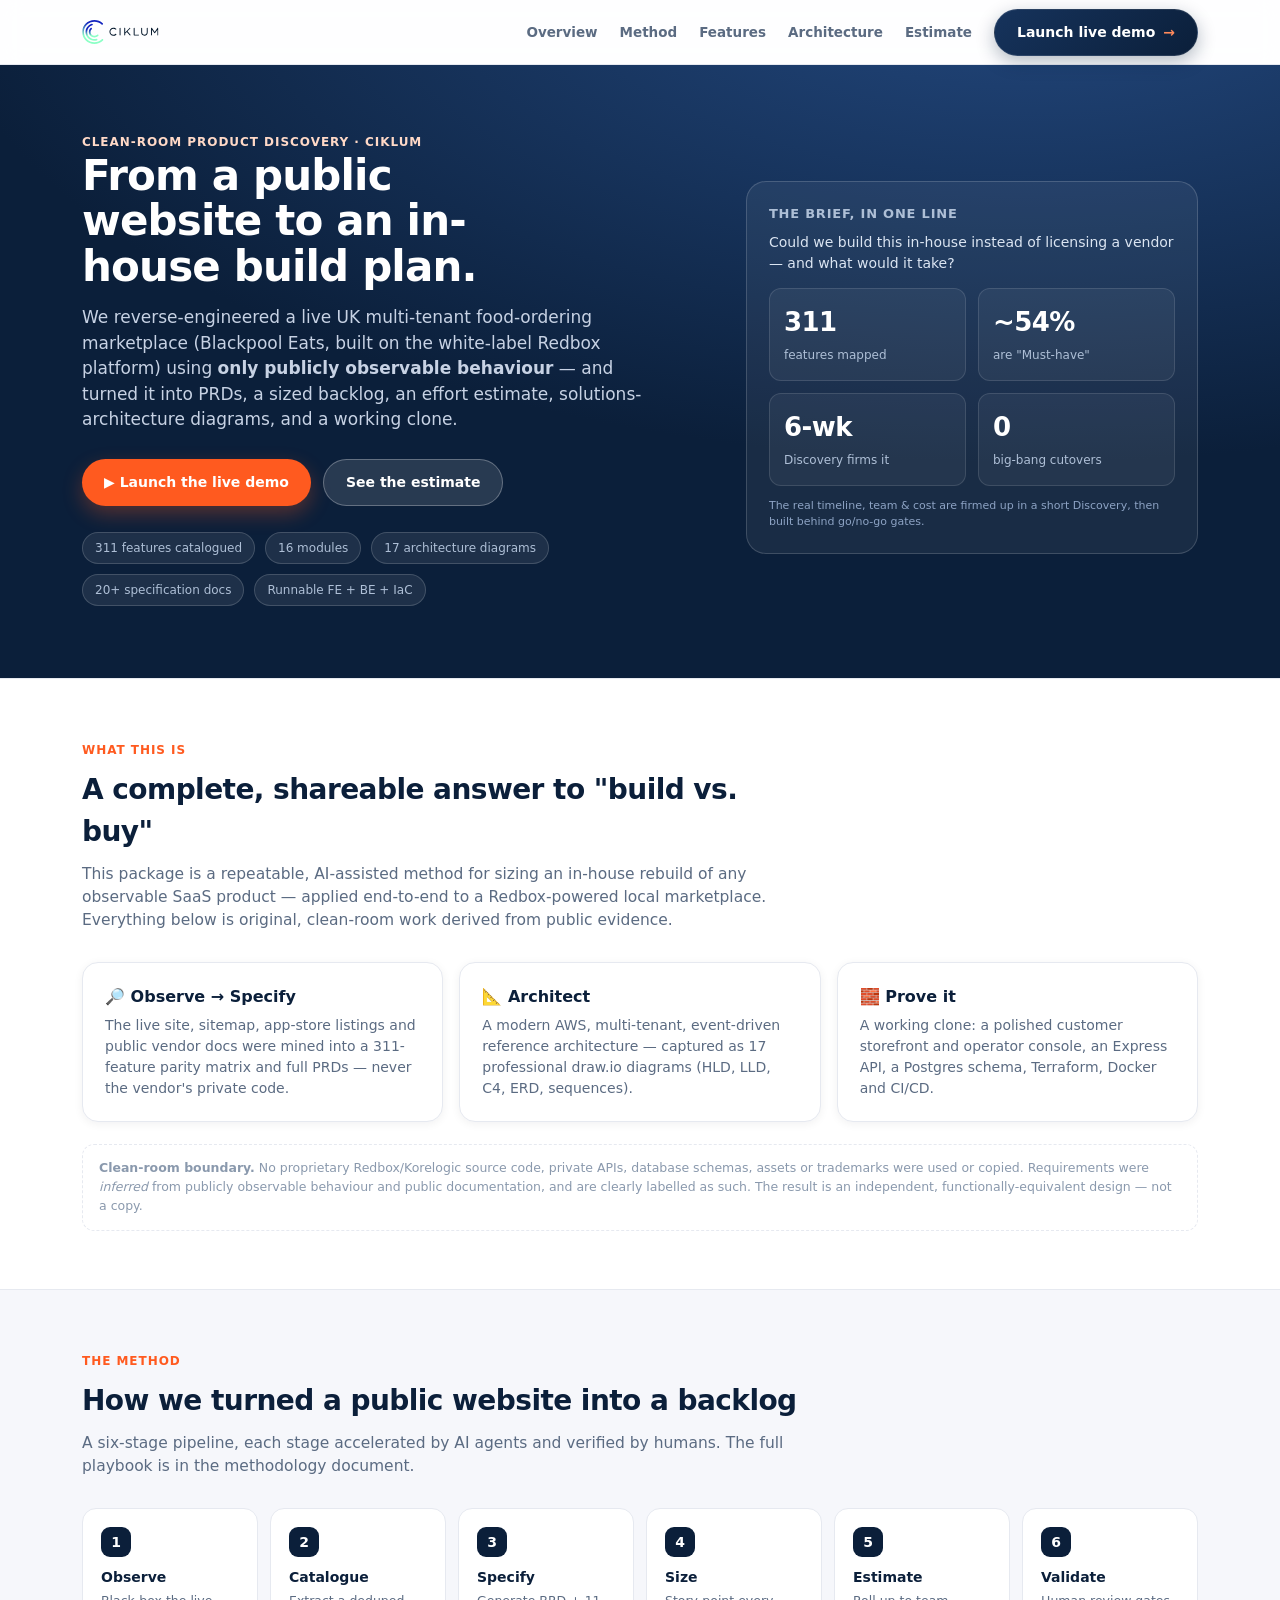
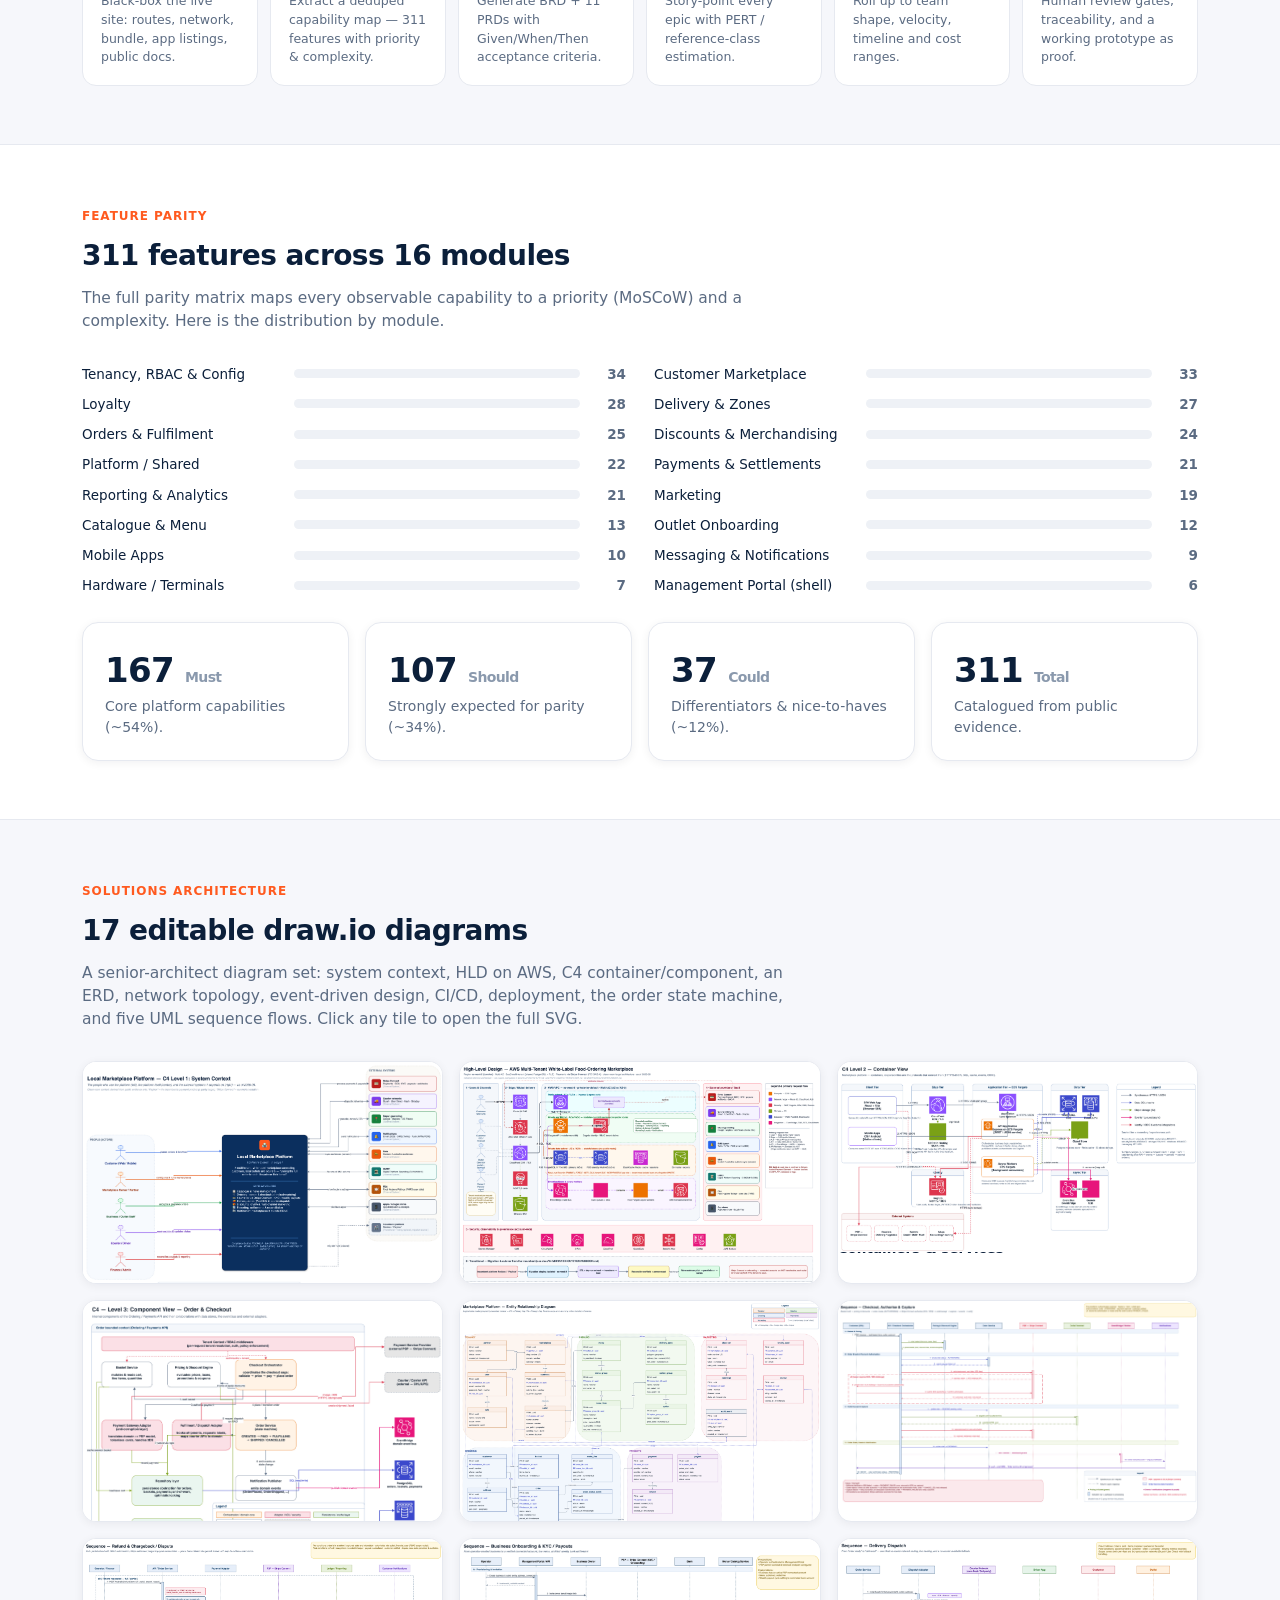
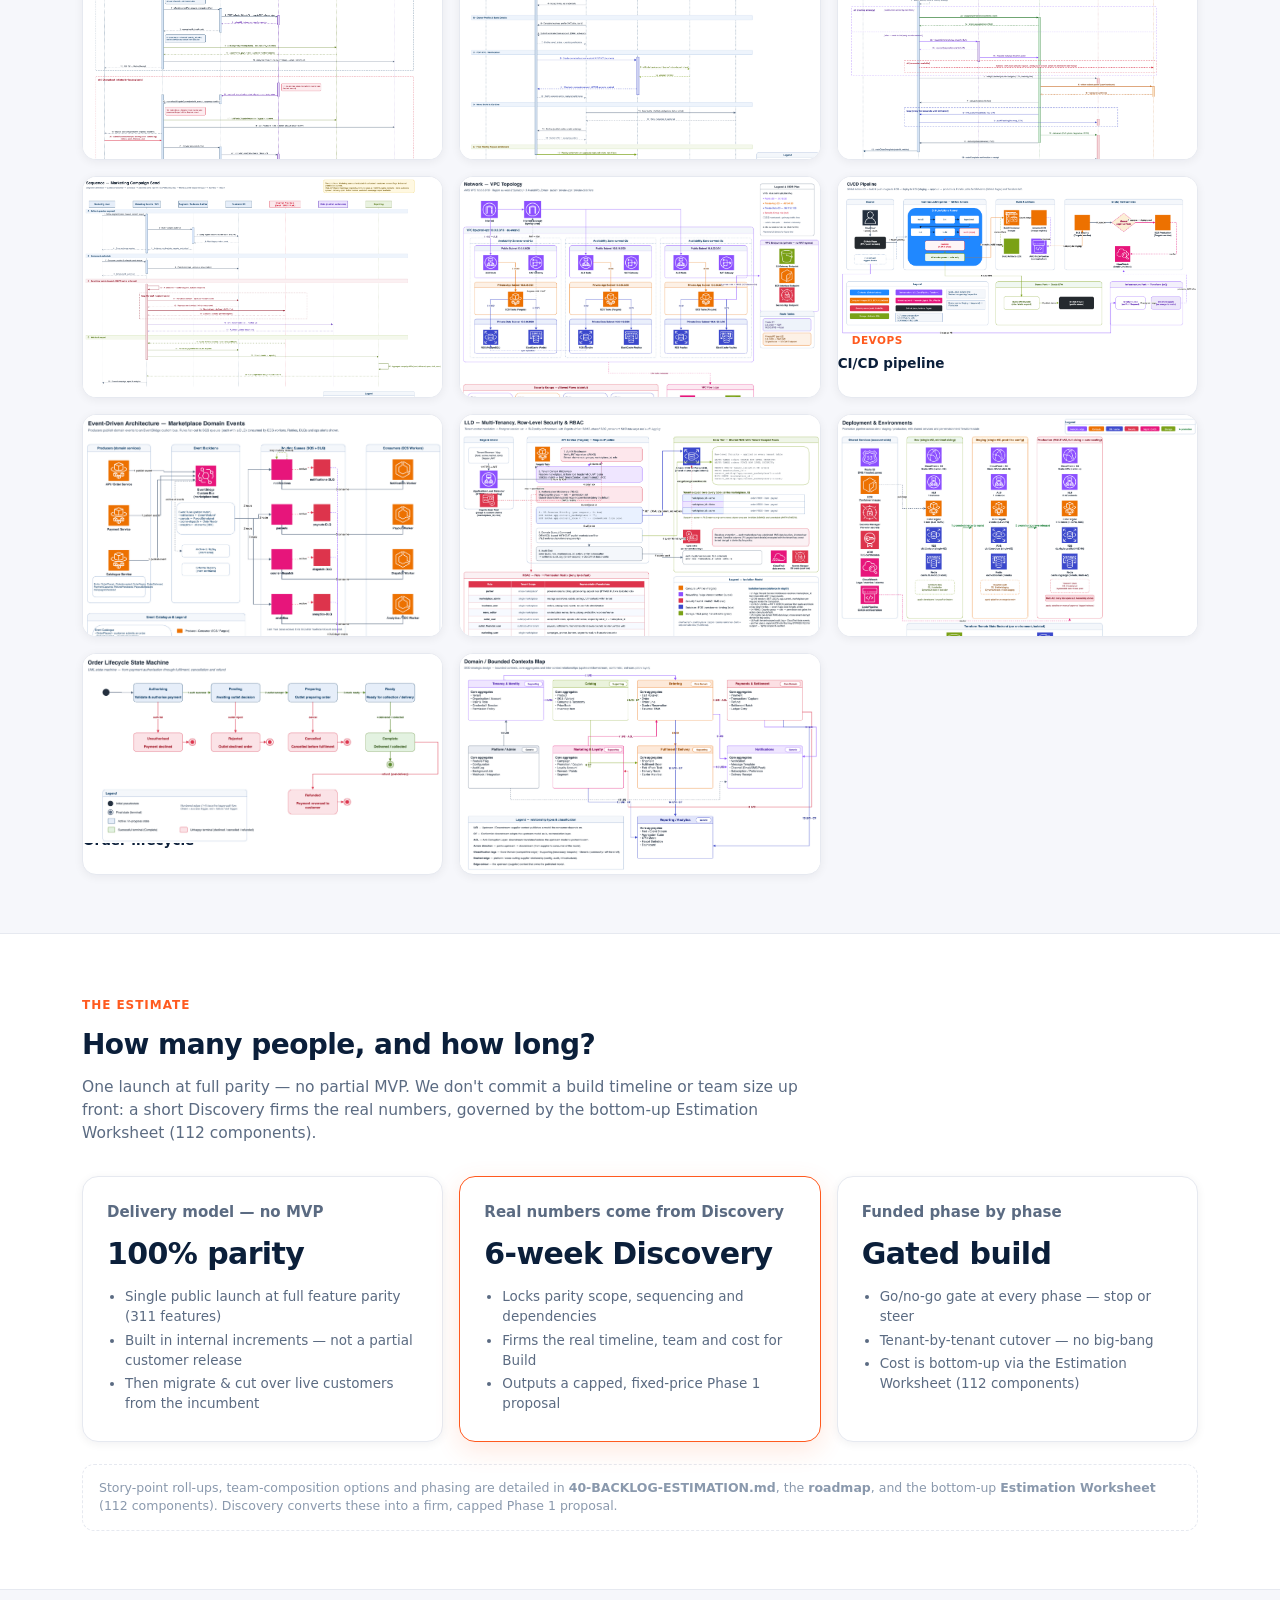
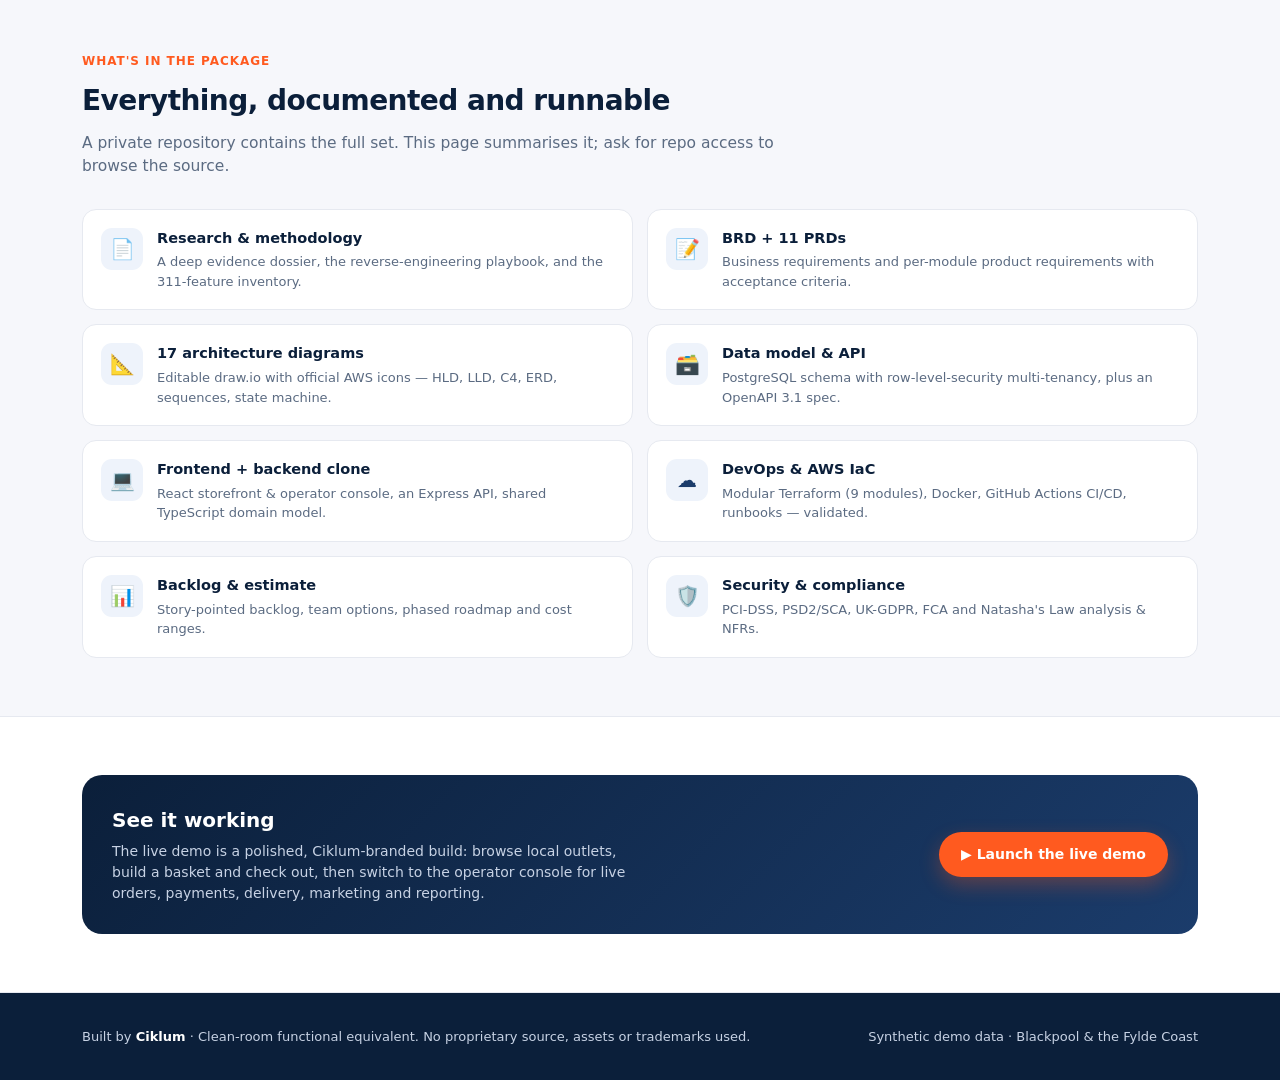
<file: index.html>
<!doctype html>
<html lang="en">
<head>
<meta charset="utf-8" />
<meta name="viewport" content="width=device-width, initial-scale=1" />
<title>Local Marketplace Platform — Clean-Room Build Plan | Ciklum</title>
<meta name="description" content="A clean-room, in-house rebuild blueprint for a UK multi-tenant food-ordering marketplace: research, PRDs, backlog, estimate, solutions-architecture diagrams, and a working demo." />
<style>
  :root{
    --ink:#0b1f3a; --ink2:#1b3c6b; --muted:#5b6b82; --soft:#8a99ad;
    --bg:#f6f7fb; --card:#ffffff; --line:#e6e9f0; --accent:#ff5a1f; --accent2:#ff8a5c;
    --ok:#10b981; --info:#3b82f6; --promo:#7c3aed;
    --r:16px; --shadow:0 10px 30px rgba(11,31,58,.10); --shadow-sm:0 2px 10px rgba(16,24,40,.06);
    --font:"Inter","Segoe UI",-apple-system,BlinkMacSystemFont,system-ui,sans-serif;
  }
  *{box-sizing:border-box}
  body{margin:0;background:var(--bg);color:var(--ink);font-family:var(--font);line-height:1.5;-webkit-font-smoothing:antialiased}
  a{color:inherit}
  h1,h2,h3,h4,p{margin:0}
  .wrap{max-width:1160px;margin:0 auto;padding:0 22px}
  .btn{display:inline-flex;align-items:center;gap:8px;border:0;border-radius:999px;padding:12px 22px;font-weight:700;font-size:14px;cursor:pointer;text-decoration:none;transition:transform .12s ease, box-shadow .12s ease}
  .btn--accent{background:var(--accent);color:#fff;box-shadow:0 8px 20px rgba(255,90,31,.30)}
  .btn--accent:hover{transform:translateY(-2px)}
  .btn--ghost{background:rgba(255,255,255,.12);color:#fff;border:1px solid rgba(255,255,255,.28)}
  .btn--dark{background:linear-gradient(135deg,#16335c,#0b1f3a);color:#fff;box-shadow:0 6px 18px rgba(11,31,58,.30);border:1px solid rgba(255,255,255,.10)}
  .btn--dark:hover{transform:translateY(-2px);box-shadow:0 14px 30px rgba(11,31,58,.42)}
  .btn .arr{display:inline-block;transition:transform .16s ease}
  .btn--dark .arr{color:var(--accent2)}
  .btn--dark:hover .arr{transform:translateX(4px)}
  .eyebrow{font-size:12px;font-weight:700;letter-spacing:.08em;text-transform:uppercase;color:var(--accent)}

  /* nav */
  nav.top{position:sticky;top:0;z-index:50;background:rgba(255,255,255,.88);backdrop-filter:saturate(160%) blur(10px);border-bottom:1px solid var(--line)}
  nav.top .wrap{display:flex;align-items:center;gap:16px;height:64px}
  nav.top .logo{display:flex;align-items:center;gap:10px;font-weight:800;letter-spacing:-.01em}
  nav.top .logo svg{height:24px}
  nav.top .links{margin-left:auto;display:flex;gap:22px;align-items:center}
  nav.top .links a{font-size:13.5px;font-weight:600;color:var(--muted);text-decoration:none}
  nav.top .links a:hover{color:var(--ink)}
  nav.top .links a.btn--dark{color:#fff;font-size:14px;font-weight:700}
  nav.top .links a.btn--dark:hover{color:#fff}
  @media(max-width:760px){nav.top .links a:not(.btn){display:none}}

  /* hero */
  header.hero{background:radial-gradient(1100px 520px at 80% -20%, #244a82, #0b1f3a);color:#fff;padding:64px 0 72px;overflow:hidden}
  header.hero .grid{display:grid;grid-template-columns:1.25fr .9fr;gap:36px;align-items:center}
  header.hero h1{font-size:42px;line-height:1.08;letter-spacing:-.02em;max-width:15ch}
  header.hero p.lead{margin-top:16px;color:#c7d2e4;font-size:17px;max-width:54ch}
  header.hero .cta{margin-top:26px;display:flex;gap:12px;flex-wrap:wrap}
  header.hero .tags{margin-top:26px;display:flex;gap:10px;flex-wrap:wrap}
  header.hero .tags span{font-size:12px;color:#aebfd6;background:rgba(255,255,255,.08);border:1px solid rgba(255,255,255,.16);border-radius:999px;padding:6px 12px}
  .hero-card{background:rgba(255,255,255,.06);border:1px solid rgba(255,255,255,.16);border-radius:20px;padding:22px}
  .hero-card h4{font-size:13px;color:#aebfd6;font-weight:600;text-transform:uppercase;letter-spacing:.06em}
  .hero-stats{display:grid;grid-template-columns:1fr 1fr;gap:12px;margin-top:14px}
  .hero-stats div{background:rgba(255,255,255,.05);border:1px solid rgba(255,255,255,.12);border-radius:12px;padding:14px}
  .hero-stats strong{display:block;font-size:26px;letter-spacing:-.02em}
  .hero-stats small{color:#aebfd6;font-size:12px}
  @media(max-width:860px){header.hero .grid{grid-template-columns:1fr}header.hero h1{font-size:33px}}

  section{padding:58px 0}
  section.alt{background:#fff;border-top:1px solid var(--line);border-bottom:1px solid var(--line)}
  .sec-head{max-width:720px;margin-bottom:30px}
  .sec-head h2{font-size:28px;letter-spacing:-.02em;margin-top:8px}
  .sec-head p{color:var(--muted);margin-top:10px;font-size:15.5px}

  .cards{display:grid;gap:16px}
  .cards.c3{grid-template-columns:repeat(3,1fr)}
  .cards.c4{grid-template-columns:repeat(4,1fr)}
  .cards.c2{grid-template-columns:repeat(2,1fr)}
  @media(max-width:900px){.cards.c3,.cards.c4{grid-template-columns:1fr 1fr}}
  @media(max-width:620px){.cards.c2,.cards.c3,.cards.c4{grid-template-columns:1fr}}
  .card{background:var(--card);border:1px solid var(--line);border-radius:var(--r);padding:22px;box-shadow:var(--shadow-sm)}
  .card h3{font-size:16px;margin-bottom:6px}
  .card p{color:var(--muted);font-size:14px}
  .card .num{font-size:34px;font-weight:800;letter-spacing:-.02em;color:var(--ink)}
  .card .num small{font-size:14px;color:var(--soft);font-weight:600}

  /* method steps */
  .steps{display:grid;grid-template-columns:repeat(6,1fr);gap:12px;counter-reset:s}
  @media(max-width:980px){.steps{grid-template-columns:repeat(3,1fr)}}
  @media(max-width:560px){.steps{grid-template-columns:1fr 1fr}}
  .step{background:var(--card);border:1px solid var(--line);border-radius:14px;padding:18px;position:relative}
  .step::before{counter-increment:s;content:counter(s);display:grid;place-items:center;width:30px;height:30px;border-radius:9px;background:var(--ink);color:#fff;font-weight:800;font-size:14px;margin-bottom:10px}
  .step h4{font-size:14px}
  .step p{font-size:12.5px;color:var(--muted);margin-top:4px}

  /* module bars */
  .modgrid{display:grid;grid-template-columns:1fr 1fr;gap:10px 28px}
  @media(max-width:720px){.modgrid{grid-template-columns:1fr}}
  .modrow{display:grid;grid-template-columns:200px 1fr 34px;align-items:center;gap:12px;font-size:13.5px}
  .modrow .track{height:9px;background:#eef1f6;border-radius:999px;overflow:hidden}
  .modrow .fill{height:100%;background:linear-gradient(90deg,var(--accent),var(--accent2));border-radius:999px}
  .modrow b{text-align:right;color:var(--muted);font-variant-numeric:tabular-nums}

  /* diagrams */
  .gallery{display:grid;grid-template-columns:repeat(3,1fr);gap:16px}
  @media(max-width:900px){.gallery{grid-template-columns:1fr 1fr}}
  @media(max-width:560px){.gallery{grid-template-columns:1fr}}
  .dg{display:block;background:var(--card);border:1px solid var(--line);border-radius:14px;overflow:hidden;text-decoration:none;box-shadow:var(--shadow-sm);transition:transform .12s ease,box-shadow .12s ease}
  .dg:hover{transform:translateY(-3px);box-shadow:var(--shadow)}
  .dg .thumb{height:150px;background:#0e2banner;display:grid;place-items:center;background:linear-gradient(135deg,#eef3fb,#dde7f5);position:relative}
  .dg .thumb img{width:100%;height:100%;object-fit:contain;background:#fff}
  .dg .thumb .ph{color:#7c92b3;font-size:13px;font-weight:600}
  .dg .meta{padding:12px 14px}
  .dg .meta .k{font-size:10.5px;font-weight:700;text-transform:uppercase;letter-spacing:.05em;color:var(--accent)}
  .dg .meta .t{font-size:13.5px;font-weight:600;margin-top:2px}

  /* estimate */
  .estimate{display:grid;grid-template-columns:repeat(3,1fr);gap:16px}
  @media(max-width:820px){.estimate{grid-template-columns:1fr}}
  .est{background:var(--card);border:1px solid var(--line);border-radius:var(--r);padding:24px;box-shadow:var(--shadow-sm)}
  .est.flag{border-color:var(--accent);box-shadow:0 8px 26px rgba(255,90,31,.14)}
  .est h3{font-size:15px;color:var(--muted);font-weight:700}
  .est .big{font-size:30px;font-weight:800;letter-spacing:-.02em;margin:8px 0}
  .est ul{margin:10px 0 0;padding-left:18px;color:var(--muted);font-size:13.5px}
  .est ul li{margin:3px 0}

  /* deliverables */
  .deliv{display:grid;grid-template-columns:repeat(2,1fr);gap:14px}
  @media(max-width:720px){.deliv{grid-template-columns:1fr}}
  .deliv .d{display:flex;gap:14px;background:var(--card);border:1px solid var(--line);border-radius:14px;padding:18px}
  .deliv .d .ic{width:42px;height:42px;border-radius:11px;background:#eef3fb;color:var(--ink2);display:grid;place-items:center;font-size:20px;flex:none}
  .deliv .d h4{font-size:14.5px}
  .deliv .d p{font-size:13px;color:var(--muted);margin-top:3px}

  .callout{background:linear-gradient(135deg,#0b1f3a,#1b3c6b);color:#fff;border-radius:20px;padding:30px;display:flex;gap:20px;align-items:center;justify-content:space-between;flex-wrap:wrap}
  .callout h3{font-size:20px}
  .callout p{color:#c7d2e4;font-size:14px;margin-top:6px;max-width:60ch}

  .note{font-size:12.5px;color:var(--soft);background:#fff;border:1px dashed var(--line);border-radius:12px;padding:14px 16px;margin-top:22px}
  footer{background:var(--ink);color:#c7d2e4;padding:34px 0;font-size:13px}
  footer .wrap{display:flex;justify-content:space-between;gap:16px;flex-wrap:wrap}
  footer a{color:#fff;text-decoration:none}
</style>
</head>
<body>
<nav class="top">
  <div class="wrap">
    <span class="logo">
      <svg viewBox="0 0 201 63" fill="none" role="img" aria-label="Ciklum"><g clip-path="url(#ckClip)"><path d="M32.5376 62.9997C14.8709 62.9997 0.5 48.8685 0.5 31.4992C0.5 14.1298 14.8709 -0.000291626 32.5376 -0.000291626C40.6964 -0.012511 48.5501 3.04901 54.4842 8.5533C55.387 9.37423 55.4412 10.7595 54.6062 11.647C53.7713 12.5346 52.3623 12.5879 51.4595 11.767C51.4505 11.7592 51.4426 11.7515 51.4336 11.7437C46.3243 7.00477 39.562 4.36982 32.5376 4.37982C17.3283 4.37982 4.95396 16.5459 4.95396 31.4992C4.95396 46.4524 17.3283 58.6196 32.5376 58.6196C39.8569 58.6396 46.8802 55.7791 52.0426 50.677C52.9261 49.8349 54.3362 49.8561 55.1938 50.7236C56.0321 51.5734 56.0321 52.9242 55.1938 53.774C49.1975 59.7005 41.0399 63.023 32.5376 62.9997Z" fill="url(#ckG0)"></path><path d="M32.5376 54.4153C19.6864 54.4153 9.23053 44.1354 9.23053 31.4994C9.19776 21.4884 15.8053 12.6249 25.5244 9.64001C26.6848 9.23677 27.9582 9.83441 28.3683 10.9742C28.7785 12.115 28.1706 13.3669 27.0113 13.7702C26.9628 13.7868 26.9142 13.8024 26.8645 13.8157C19.0017 16.2307 13.6585 23.4013 13.6856 31.4994C13.6856 41.7193 22.1427 50.0352 32.5376 50.0352C34.3126 50.0352 36.0797 49.7908 37.7858 49.3065C38.9677 48.9688 40.2037 49.6375 40.5472 50.7995C40.8907 51.9614 40.2105 53.1767 39.0287 53.5144C36.9192 54.1131 34.734 54.4164 32.5376 54.4153Z" fill="url(#ckG1)"></path><path d="M32.5376 45.8306C24.4883 45.8306 17.9622 39.4154 17.9622 31.5006C17.9622 27.5559 19.6152 23.7868 22.5325 21.0796C23.4263 20.2487 24.8363 20.2887 25.6815 21.1674C26.5266 22.0461 26.486 23.4324 25.5922 24.2622C23.5585 26.1362 22.4082 28.7578 22.4207 31.4983C22.4229 36.9937 26.956 41.446 32.5455 41.4438C35.2549 41.4427 37.8513 40.373 39.7518 38.4756C40.6037 37.6025 42.0138 37.5736 42.9019 38.4112C43.79 39.2488 43.8193 40.6351 42.9674 41.5083C42.9539 41.5227 42.9403 41.536 42.9256 41.5494C40.1936 44.2965 36.4458 45.8406 32.5376 45.8295V45.8306Z" fill="url(#ckG2)"></path><path d="M89.1148 35.9531C88.7058 35.9531 88.4832 36.1753 88.2979 36.3553C86.4416 38.1804 84.7705 38.7992 82.2452 38.7992C77.8647 38.7992 74.5621 35.3311 74.5621 30.801C74.5621 26.2709 77.9042 22.8028 82.2452 22.8028C84.5479 22.8028 86.1817 23.606 88.0742 25.0656C88.3002 25.2878 88.7058 25.4678 88.8911 25.4678C89.5227 25.4678 90.1543 24.8468 90.1543 24.2258C90.1543 24.0037 89.9283 23.606 89.7453 23.2038C88.0742 21.7908 85.9953 20.37 82.2452 20.37C76.4162 20.37 72.0357 24.8601 72.0357 30.8121V31.0343C72.0357 36.9851 76.4162 41.4763 82.2452 41.4763C85.3648 41.4763 87.6686 40.6732 89.9283 38.4104C90.1543 38.1882 90.3374 37.7894 90.3374 37.6072C90.3396 36.5741 89.708 35.9531 89.1148 35.9531Z" fill="#001429"></path><path d="M99.9164 20.4031C99.2848 20.4031 98.6544 21.0241 98.6544 21.6439V39.4176C98.6544 40.0386 99.2848 40.6585 99.9164 40.6585C100.548 40.6585 101.178 40.0386 101.178 39.4176V21.6073C101.181 21.0241 100.55 20.4031 99.9164 20.4031Z" fill="#001429"></path><path d="M119.485 29.6021L126.581 22.6293C126.989 22.2282 126.989 22.0094 126.989 21.8261C126.989 21.2062 126.358 20.5853 125.727 20.5853C125.318 20.5853 125.096 20.8074 124.91 20.9874L113.433 32.4859V21.8628C113.433 21.2429 112.802 20.6219 112.171 20.6219C111.541 20.6219 110.909 21.0241 110.909 21.8628V39.6765C110.909 40.2974 111.539 40.9173 112.171 40.9173C112.803 40.9173 113.433 40.2974 113.433 39.6765V35.5885L117.815 31.2806L125.314 40.2974C125.54 40.6984 125.945 40.6984 126.353 40.6984C126.985 40.6984 127.616 40.0786 127.616 39.4576C127.616 39.0566 127.39 38.8367 127.207 38.6545L119.485 29.6021Z" fill="#001429"></path><path d="M148.594 38.399H138.199V21.6073C138.199 20.9874 137.567 20.3664 136.937 20.3664C136.306 20.3664 135.674 20.9874 135.674 21.6073V39.421C135.674 40.0419 136.305 40.6618 136.937 40.6618H148.595C149.225 40.6618 149.857 40.0419 149.857 39.421C149.857 38.8367 149.224 38.399 148.594 38.399Z" fill="#001429"></path><path d="M171.279 20.4031C170.648 20.4031 170.016 21.0241 170.016 21.6439V32.267C170.016 36.355 167.937 38.6178 163.964 38.6178C160.214 38.6178 157.913 36.1739 157.913 32.0838V21.6417C157.913 21.0218 157.281 20.4009 156.651 20.4009C156.02 20.4009 155.393 21.0241 155.393 21.6439V32.267C155.393 37.5992 158.735 41.0639 163.933 41.0639C169.13 41.0639 172.472 37.5958 172.472 32.0471V21.605C172.541 21.0241 171.91 20.4031 171.279 20.4031Z" fill="#001429"></path><path d="M200.5 21.6439V39.4565C200.482 40.0675 199.859 40.6684 199.238 40.6684C198.616 40.6684 197.976 40.0486 197.976 39.4276V25.2942L191.923 34.0911C191.882 34.1644 191.834 34.2333 191.78 34.2977C191.763 34.3188 191.743 34.3388 191.724 34.3577C191.505 34.5832 191.202 34.7109 190.885 34.712H190.801L190.716 34.702C190.345 34.6454 190.023 34.4199 189.845 34.0944L183.794 25.2975V39.421C183.794 40.0419 183.162 40.6618 182.532 40.6618C181.901 40.6618 181.267 40.0419 181.267 39.421V21.6473C181.267 21.0263 181.899 20.4064 182.53 20.4064H182.716C183.347 20.4064 183.533 20.8074 183.755 21.0263L190.885 31.2528L198.013 21.0263C198.239 20.8041 198.421 20.4064 199.053 20.4064H199.232C199.868 20.4031 200.5 21.023 200.5 21.6439Z" fill="#001429"></path></g><defs><linearGradient id="ckG0" x1="27.5006" y1="45.0805" x2="36.3635" y2="-14.7968" gradientUnits="userSpaceOnUse"><stop stop-color="#8CFFC6"></stop><stop offset="0.6" stop-color="#1324BF"></stop></linearGradient><linearGradient id="ckG1" x1="24.9335" y1="10.6742" x2="24.9335" y2="41.7171" gradientUnits="userSpaceOnUse"><stop offset="0.47" stop-color="#1324BF"></stop><stop offset="1" stop-color="#8CFFC6"></stop></linearGradient><linearGradient id="ckG2" x1="24.6601" y1="23.579" x2="31.0212" y2="38.0706" gradientUnits="userSpaceOnUse"><stop stop-color="#1324BF"></stop><stop offset="1" stop-color="#8CFFC6"></stop></linearGradient><clipPath id="ckClip"><rect width="200" height="63" fill="white" transform="translate(0.5)"></rect></clipPath></defs></svg>
    </span>
    <div class="links">
      <a href="#what">Overview</a>
      <a href="#method">Method</a>
      <a href="#features">Features</a>
      <a href="#architecture">Architecture</a>
      <a href="#estimate">Estimate</a>
      <a class="btn btn--dark" href="./app/">Launch live demo <span class="arr">→</span></a>
    </div>
  </div>
</nav>

<header class="hero">
  <div class="wrap grid">
    <div>
      <span class="eyebrow" style="color:#ffd9c7">Clean-room product discovery · Ciklum</span>
      <h1>From a public website to an in-house build plan.</h1>
      <p class="lead">We reverse-engineered a live UK multi-tenant food-ordering marketplace (Blackpool Eats, built on the white-label Redbox platform) using <b>only publicly observable behaviour</b> — and turned it into PRDs, a sized backlog, an effort estimate, solutions-architecture diagrams, and a working clone.</p>
      <div class="cta">
        <a class="btn btn--accent" href="./app/">▶ Launch the live demo</a>
        <a class="btn btn--ghost" href="#estimate">See the estimate</a>
      </div>
      <div class="tags">
        <span>311 features catalogued</span>
        <span>16 modules</span>
        <span>17 architecture diagrams</span>
        <span>20+ specification docs</span>
        <span>Runnable FE + BE + IaC</span>
      </div>
    </div>
    <div class="hero-card">
      <h4>The brief, in one line</h4>
      <p style="color:#dbe5f2;margin-top:8px;font-size:14px">Could we build this in-house instead of licensing a vendor — and what would it take?</p>
      <div class="hero-stats">
        <div><strong>311</strong><small>features mapped</small></div>
        <div><strong>~54%</strong><small>are "Must-have"</small></div>
        <div><strong>6-wk</strong><small>Discovery firms it</small></div>
        <div><strong>0</strong><small>big-bang cutovers</small></div>
      </div>
      <p style="color:#8da3c4;font-size:11px;margin-top:12px">The real timeline, team &amp; cost are firmed up in a short Discovery, then built behind go/no-go gates.</p>
    </div>
  </div>
</header>

<section id="what" class="alt">
  <div class="wrap">
    <div class="sec-head">
      <span class="eyebrow">What this is</span>
      <h2>A complete, shareable answer to "build vs. buy"</h2>
      <p>This package is a repeatable, AI-assisted method for sizing an in-house rebuild of any observable SaaS product — applied end-to-end to a Redbox-powered local marketplace. Everything below is original, clean-room work derived from public evidence.</p>
    </div>
    <div class="cards c3">
      <div class="card"><h3>🔎 Observe → Specify</h3><p>The live site, sitemap, app-store listings and public vendor docs were mined into a 311-feature parity matrix and full PRDs — never the vendor's private code.</p></div>
      <div class="card"><h3>📐 Architect</h3><p>A modern AWS, multi-tenant, event-driven reference architecture — captured as 17 professional draw.io diagrams (HLD, LLD, C4, ERD, sequences).</p></div>
      <div class="card"><h3>🧱 Prove it</h3><p>A working clone: a polished customer storefront and operator console, an Express API, a Postgres schema, Terraform, Docker and CI/CD.</p></div>
    </div>
    <div class="note"><b>Clean-room boundary.</b> No proprietary Redbox/Korelogic source code, private APIs, database schemas, assets or trademarks were used or copied. Requirements were <i>inferred</i> from publicly observable behaviour and public documentation, and are clearly labelled as such. The result is an independent, functionally-equivalent design — not a copy.</div>
  </div>
</section>

<section id="method">
  <div class="wrap">
    <div class="sec-head">
      <span class="eyebrow">The method</span>
      <h2>How we turned a public website into a backlog</h2>
      <p>A six-stage pipeline, each stage accelerated by AI agents and verified by humans. The full playbook is in the methodology document.</p>
    </div>
    <div class="steps">
      <div class="step"><h4>Observe</h4><p>Black-box the live site: routes, network, bundle, app listings, public docs.</p></div>
      <div class="step"><h4>Catalogue</h4><p>Extract a deduped capability map — 311 features with priority &amp; complexity.</p></div>
      <div class="step"><h4>Specify</h4><p>Generate BRD + 11 PRDs with Given/When/Then acceptance criteria.</p></div>
      <div class="step"><h4>Size</h4><p>Story-point every epic with PERT / reference-class estimation.</p></div>
      <div class="step"><h4>Estimate</h4><p>Roll up to team shape, velocity, timeline and cost ranges.</p></div>
      <div class="step"><h4>Validate</h4><p>Human review gates, traceability, and a working prototype as proof.</p></div>
    </div>
  </div>
</section>

<section id="features" class="alt">
  <div class="wrap">
    <div class="sec-head">
      <span class="eyebrow">Feature parity</span>
      <h2>311 features across 16 modules</h2>
      <p>The full parity matrix maps every observable capability to a priority (MoSCoW) and a complexity. Here is the distribution by module.</p>
    </div>
    <div class="modgrid" id="modgrid"></div>
    <div class="cards c4" style="margin-top:26px">
      <div class="card"><div class="num">167 <small>Must</small></div><p>Core platform capabilities (~54%).</p></div>
      <div class="card"><div class="num">107 <small>Should</small></div><p>Strongly expected for parity (~34%).</p></div>
      <div class="card"><div class="num">37 <small>Could</small></div><p>Differentiators &amp; nice-to-haves (~12%).</p></div>
      <div class="card"><div class="num">311 <small>Total</small></div><p>Catalogued from public evidence.</p></div>
    </div>
  </div>
</section>

<section id="architecture">
  <div class="wrap">
    <div class="sec-head">
      <span class="eyebrow">Solutions architecture</span>
      <h2>17 editable draw.io diagrams</h2>
      <p>A senior-architect diagram set: system context, HLD on AWS, C4 container/component, an ERD, network topology, event-driven design, CI/CD, deployment, the order state machine, and five UML sequence flows. Click any tile to open the full SVG.</p>
    </div>
    <div class="gallery" id="gallery"></div>
  </div>
</section>

<section id="estimate" class="alt">
  <div class="wrap">
    <div class="sec-head">
      <span class="eyebrow">The estimate</span>
      <h2>How many people, and how long?</h2>
      <p>One launch at full parity — no partial MVP. We don't commit a build timeline or team size up front: a short Discovery firms the real numbers, governed by the bottom-up Estimation Worksheet (112 components).</p>
    </div>
    <div class="estimate">
      <div class="est">
        <h3>Delivery model — no MVP</h3>
        <div class="big">100% parity</div>
        <ul>
          <li>Single public launch at full feature parity (311 features)</li>
          <li>Built in internal increments — not a partial customer release</li>
          <li>Then migrate &amp; cut over live customers from the incumbent</li>
        </ul>
      </div>
      <div class="est flag">
        <h3>Real numbers come from Discovery</h3>
        <div class="big">6-week Discovery</div>
        <ul>
          <li>Locks parity scope, sequencing and dependencies</li>
          <li>Firms the real timeline, team and cost for Build</li>
          <li>Outputs a capped, fixed-price Phase 1 proposal</li>
        </ul>
      </div>
      <div class="est">
        <h3>Funded phase by phase</h3>
        <div class="big">Gated build</div>
        <ul>
          <li>Go/no-go gate at every phase — stop or steer</li>
          <li>Tenant-by-tenant cutover — no big-bang</li>
          <li>Cost is bottom-up via the Estimation Worksheet (112 components)</li>
        </ul>
      </div>
    </div>
    <div class="note">Story-point roll-ups, team-composition options and phasing are detailed in <b>40-BACKLOG-ESTIMATION.md</b>, the <b>roadmap</b>, and the bottom-up <b>Estimation Worksheet</b> (112 components). Discovery converts these into a firm, capped Phase 1 proposal.</div>
  </div>
</section>

<section id="deliverables">
  <div class="wrap">
    <div class="sec-head">
      <span class="eyebrow">What's in the package</span>
      <h2>Everything, documented and runnable</h2>
      <p>A private repository contains the full set. This page summarises it; ask for repo access to browse the source.</p>
    </div>
    <div class="deliv">
      <div class="d"><div class="ic">📄</div><div><h4>Research &amp; methodology</h4><p>A deep evidence dossier, the reverse-engineering playbook, and the 311-feature inventory.</p></div></div>
      <div class="d"><div class="ic">📝</div><div><h4>BRD + 11 PRDs</h4><p>Business requirements and per-module product requirements with acceptance criteria.</p></div></div>
      <div class="d"><div class="ic">📐</div><div><h4>17 architecture diagrams</h4><p>Editable draw.io with official AWS icons — HLD, LLD, C4, ERD, sequences, state machine.</p></div></div>
      <div class="d"><div class="ic">🗃️</div><div><h4>Data model &amp; API</h4><p>PostgreSQL schema with row-level-security multi-tenancy, plus an OpenAPI 3.1 spec.</p></div></div>
      <div class="d"><div class="ic">💻</div><div><h4>Frontend + backend clone</h4><p>React storefront &amp; operator console, an Express API, shared TypeScript domain model.</p></div></div>
      <div class="d"><div class="ic">☁️</div><div><h4>DevOps &amp; AWS IaC</h4><p>Modular Terraform (9 modules), Docker, GitHub Actions CI/CD, runbooks — validated.</p></div></div>
      <div class="d"><div class="ic">📊</div><div><h4>Backlog &amp; estimate</h4><p>Story-pointed backlog, team options, phased roadmap and cost ranges.</p></div></div>
      <div class="d"><div class="ic">🛡️</div><div><h4>Security &amp; compliance</h4><p>PCI-DSS, PSD2/SCA, UK-GDPR, FCA and Natasha's Law analysis &amp; NFRs.</p></div></div>
    </div>
  </div>
</section>

<section class="alt">
  <div class="wrap">
    <div class="callout">
      <div>
        <h3>See it working</h3>
        <p>The live demo is a polished, Ciklum-branded build: browse local outlets, build a basket and check out, then switch to the operator console for live orders, payments, delivery, marketing and reporting.</p>
      </div>
      <a class="btn btn--accent" href="./app/">▶ Launch the live demo</a>
    </div>
  </div>
</section>

<footer>
  <div class="wrap">
    <span>Built by <b style="color:#fff">Ciklum</b> · Clean-room functional equivalent. No proprietary source, assets or trademarks used.</span>
    <span>Synthetic demo data · Blackpool &amp; the Fylde Coast</span>
  </div>
</footer>

<script>
  // Feature-by-module data (from docs/03-FEATURE-INVENTORY.md roll-up)
  var modules = [
    ["Tenancy, RBAC & Config",34],["Customer Marketplace",33],["Loyalty",28],
    ["Delivery & Zones",27],["Orders & Fulfilment",25],["Discounts & Merchandising",24],
    ["Platform / Shared",22],["Payments & Settlements",21],["Reporting & Analytics",21],
    ["Marketing",19],["Catalogue & Menu",13],["Outlet Onboarding",12],
    ["Mobile Apps",10],["Messaging & Notifications",9],["Hardware / Terminals",7],
    ["Management Portal (shell)",6]
  ];
  var max = Math.max.apply(null, modules.map(function(m){return m[1]}));
  document.getElementById('modgrid').innerHTML = modules.map(function(m){
    return '<div class="modrow"><span>'+m[0]+'</span><span class="track"><span class="fill" style="width:'+(m[1]/max*100)+'%"></span></span><b>'+m[1]+'</b></div>';
  }).join('');

  // Diagram gallery — links to exported SVGs (./diagrams/<name>.svg)
  var diagrams = [
    ["00-C4-CONTEXT-SYSTEM","C4 · Context","System context"],
    ["01-HLD-AWS-MULTI-TENANT-PLATFORM","HLD","AWS multi-tenant platform"],
    ["02-C4-CONTAINER","C4 · Container","Containers & services"],
    ["03-C4-COMPONENT-ORDER-SERVICE","C4 · Component","Order & checkout"],
    ["04-ERD-DATA-MODEL","ERD","Entity relationship model"],
    ["05-SEQ-CHECKOUT-PAYMENT","Sequence","Checkout, authorise & capture"],
    ["06-SEQ-REFUND-DISPUTE","Sequence","Refund & chargeback"],
    ["07-SEQ-ONBOARDING-KYC","Sequence","Onboarding & KYC/payouts"],
    ["08-SEQ-DELIVERY-DISPATCH","Sequence","Delivery dispatch"],
    ["09-SEQ-MARKETING-CAMPAIGN","Sequence","Marketing campaign send"],
    ["10-NETWORK-VPC","Network","VPC topology"],
    ["11-CICD-PIPELINE","DevOps","CI/CD pipeline"],
    ["12-EVENT-DRIVEN-ARCH","Architecture","Event-driven backbone"],
    ["13-TENANCY-DATA-RBAC","LLD","Multi-tenancy, RLS & RBAC"],
    ["14-DEPLOYMENT-ENVIRONMENTS","DevOps","Deployment & environments"],
    ["15-ORDER-STATE-MACHINE","State","Order lifecycle"],
    ["16-DOMAIN-CONTEXTS","Domain","Bounded contexts map"]
  ];
  document.getElementById('gallery').innerHTML = diagrams.map(function(d){
    var img = './diagrams/'+d[0]+'.png';
    return '<a class="dg" href="'+img+'" target="_blank" rel="noopener">'+
      '<span class="thumb"><img src="'+img+'" alt="'+d[2]+'" loading="lazy" onerror="this.style.display=\'none\';this.parentNode.querySelector(\'.ph\').style.display=\'block\'"/><span class="ph" style="display:none">'+d[1]+'</span></span>'+
      '<span class="meta"><span class="k">'+d[1]+'</span><div class="t">'+d[2]+'</div></span></a>';
  }).join('');
</script>
</body>
</html>
</file>
